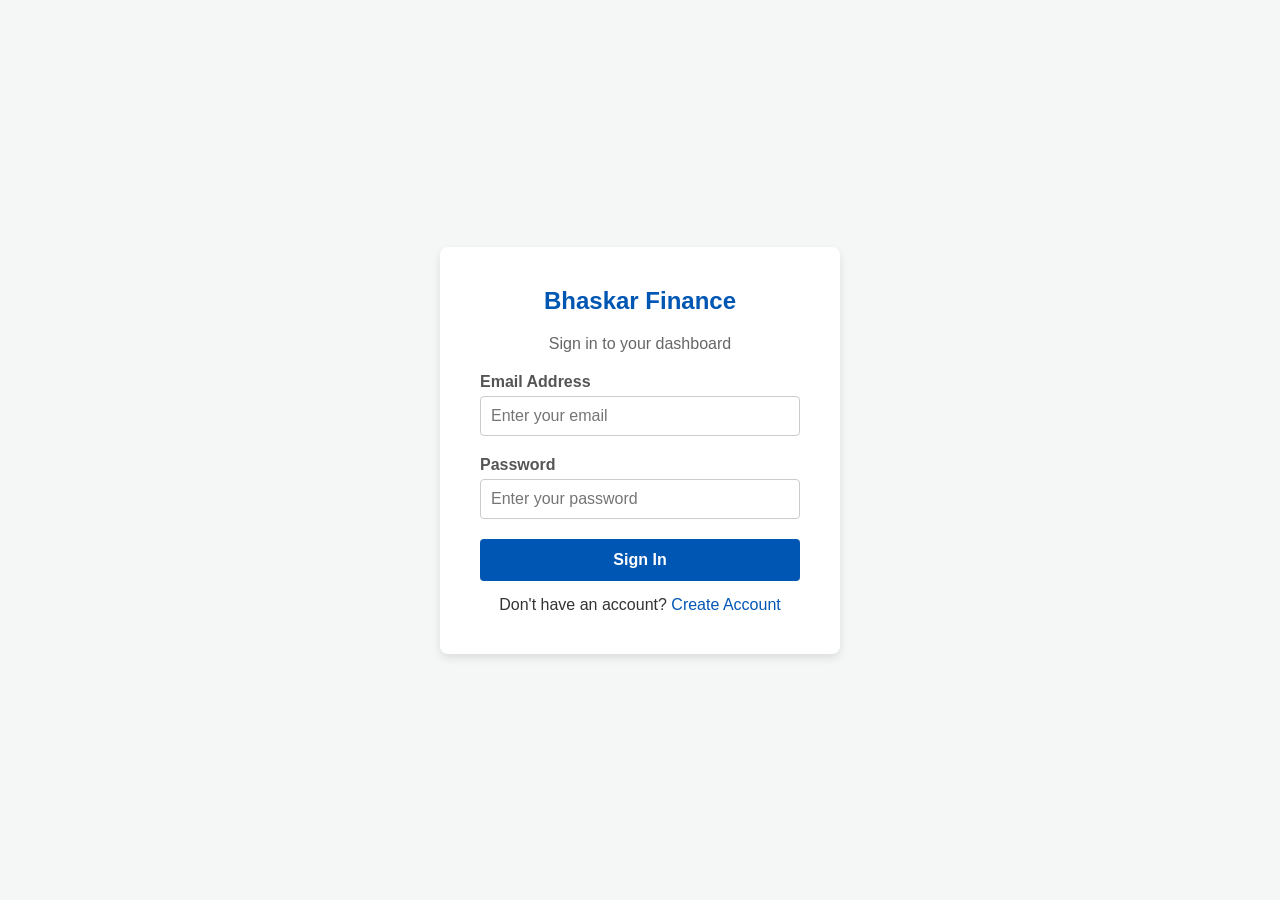
<file: index.html>
<!DOCTYPE html>
<html lang="en">
<head>
    <meta charset="UTF-8">
    <meta name="viewport" content="width=device-width, initial-scale=1.0">
    <title>Bhaskar Finance - Login</title>
    <link rel="stylesheet" href="styles.css">
</head>
<body>

    <div class="auth-container">
        <div class="auth-box">
            <div class="brand-logo">
                Bhaskar Finance
            </div>
            <p style="text-align: center; color: #666; margin-bottom: 20px;">Sign in to your dashboard</p>
            
            <form id="login-form">
                <div class="form-group">
                    <label for="login-email">Email Address</label>
                    <input type="email" id="login-email" placeholder="Enter your email" required autocomplete="email">
                    <div class="error-msg" id="email-error">Invalid Email</div>
                </div>
                
                <div class="form-group">
                    <label for="login-password">Password</label>
                    <input type="password" id="login-password" placeholder="Enter your password" required autocomplete="current-password">
                    <div class="error-msg" id="password-error">Password must be at least 6 characters</div>
                </div>
                
                <div class="success-msg" id="login-success">Login successful! Loading dashboard...</div>

                <button type="submit" class="btn-primary" id="login-btn">
                    Sign In
                </button>

                <div class="auth-nav-link">
                    Don't have an account? <a href="signup.html">Create Account</a>
                </div>
            </form>
        </div>
    </div>

    <script>
        // Simple Login Logic
        document.getElementById('login-form').addEventListener('submit', function(event) {
            // Prevent the page from refreshing on form submit
            event.preventDefault();
            
            // Get values from input fields
            let email = document.getElementById('login-email').value;
            let password = document.getElementById('login-password').value;
            
            let isValid = true;
            
            // Get saved credentials from local storage
            let savedEmail = localStorage.getItem('bhaskar_auth_email');
            let savedPassword = localStorage.getItem('bhaskar_auth_password');

            // Validation block
            if (!savedEmail || !savedPassword) {
                 // No account found in memory
                 let errorEl = document.getElementById('email-error');
                 errorEl.innerText = "No account found. Please sign up first.";
                 errorEl.classList.add('show');
                 isValid = false;
            } else if (email !== savedEmail || password !== savedPassword) {
                 // Credentials don't match
                 let errorEl = document.getElementById('email-error');
                 errorEl.innerText = "Incorrect email or password.";
                 errorEl.classList.add('show');
                 isValid = false;
            } else {
                 // Clear any previous errors
                 document.getElementById('email-error').classList.remove('show');
                 document.getElementById('password-error').classList.remove('show');
            }
            
            // If valid, log the user in
            if (isValid) {
                // Get the username (part before the @ symbol)
                let username = email.split('@')[0];
                
                // Save the currently logged in user
                localStorage.setItem('bhaskar_current_user', username);

                // Show success message
                document.getElementById('login-success').classList.add('show');
                
                // Change button text
                document.getElementById('login-btn').innerText = 'Loading...';
                
                // Redirect to dashboard page after 1 second
                setTimeout(function() {
                    window.location.href = 'dashboard.html';
                }, 1000);
            }
        });
    </script>
</body>
</html>
</file>
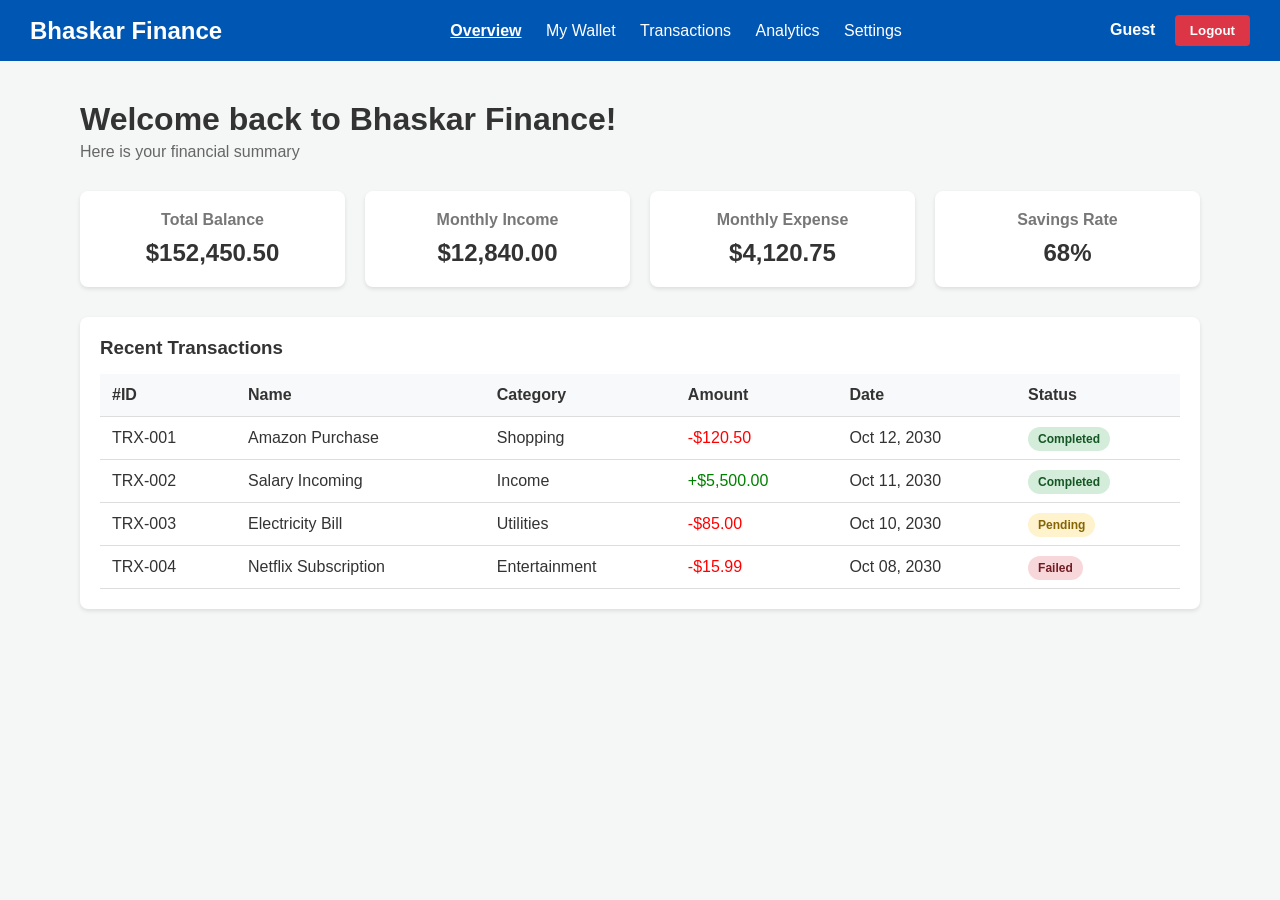
<file: dashboard.html>
<!DOCTYPE html>
<html lang="en">
<head>
    <meta charset="UTF-8">
    <meta name="viewport" content="width=device-width, initial-scale=1.0">
    <title>Bhaskar Finance - Dashboard</title>
    <link rel="stylesheet" href="styles.css">
</head>
<body>

    <!-- Top Navigation Bar -->
    <nav class="top-nav">
        <div class="brand-logo" style="color: white; margin: 0;">
            Bhaskar Finance
        </div>
        
        <div class="nav-links">
            <a data-target="overview" class="active">Overview</a>
            <a data-target="wallet">My Wallet</a>
            <a data-target="transactions">Transactions</a>
            <a data-target="analytics">Analytics</a>
            <a data-target="settings">Settings</a>
        </div>
        
        <div>
            <span style="font-weight: bold; margin-right: 15px;" id="username-display">User</span>
            <button class="btn-logout" id="logout-btn">Logout</button>
        </div>
    </nav>

    <!-- Main Content Area -->
    <main class="main-content">
        
        <!-- SECTION 1: Overview (Default Active) -->
        <div id="section-overview" class="content-section active">
            <div class="welcome-banner">
                <h1>Welcome back to Bhaskar Finance!</h1>
                <p style="color: #666; margin-top: 5px;">Here is your financial summary</p>
            </div>

            <!-- Stats grid -->
            <div class="stats-grid">
                <div class="stat-card">
                    <h4>Total Balance</h4>
                    <div class="value">$152,450.50</div>
                </div>
                <div class="stat-card">
                    <h4>Monthly Income</h4>
                    <div class="value">$12,840.00</div>
                </div>
                <div class="stat-card">
                    <h4>Monthly Expense</h4>
                    <div class="value">$4,120.75</div>
                </div>
                <div class="stat-card">
                    <h4>Savings Rate</h4>
                    <div class="value">68%</div>
                </div>
            </div>

            <!-- Transactions Table -->
            <div class="table-container">
                <h3>Recent Transactions</h3>
                <table>
                    <thead>
                        <tr>
                            <th>#ID</th>
                            <th>Name</th>
                            <th>Category</th>
                            <th>Amount</th>
                            <th>Date</th>
                            <th>Status</th>
                        </tr>
                    </thead>
                    <tbody>
                        <tr>
                            <td>TRX-001</td>
                            <td>Amazon Purchase</td>
                            <td>Shopping</td>
                            <td style="color: red;">-$120.50</td>
                            <td>Oct 12, 2030</td>
                            <td><span class="badge paid">Completed</span></td>
                        </tr>
                        <tr>
                            <td>TRX-002</td>
                            <td>Salary Incoming</td>
                            <td>Income</td>
                            <td style="color: green;">+$5,500.00</td>
                            <td>Oct 11, 2030</td>
                            <td><span class="badge paid">Completed</span></td>
                        </tr>
                        <tr>
                            <td>TRX-003</td>
                            <td>Electricity Bill</td>
                            <td>Utilities</td>
                            <td style="color: red;">-$85.00</td>
                            <td>Oct 10, 2030</td>
                            <td><span class="badge pending">Pending</span></td>
                        </tr>
                        <tr>
                            <td>TRX-004</td>
                            <td>Netflix Subscription</td>
                            <td>Entertainment</td>
                            <td style="color: red;">-$15.99</td>
                            <td>Oct 08, 2030</td>
                            <td><span class="badge failed">Failed</span></td>
                        </tr>
                    </tbody>
                </table>
            </div>
        </div>

        <!-- SECTION 2: Wallet -->
        <div id="section-wallet" class="content-section">
            <div class="section-placeholder">
                <h2>My Wallet</h2>
                <p>This section is under construction for the final project submission.</p>
            </div>
        </div>

        <!-- SECTION 3: Transactions -->
        <div id="section-transactions" class="content-section">
            <div class="section-placeholder">
                <h2>All Transactions History</h2>
                <p>This section is under construction for the final project submission.</p>
            </div>
        </div>

        <!-- SECTION 4: Analytics -->
        <div id="section-analytics" class="content-section">
            <div class="section-placeholder">
                <h2>Financial Analytics</h2>
                <p>This section is under construction for the final project submission.</p>
            </div>
        </div>

        <!-- SECTION 5: Settings -->
        <div id="section-settings" class="content-section">
            <div class="section-placeholder">
                <h2>Account Settings</h2>
                <p>This section is under construction for the final project submission.</p>
            </div>
        </div>

    </main>

    <!-- Scripts -->
    <script src="dashboard.js"></script>
</body>
</html>
</file>
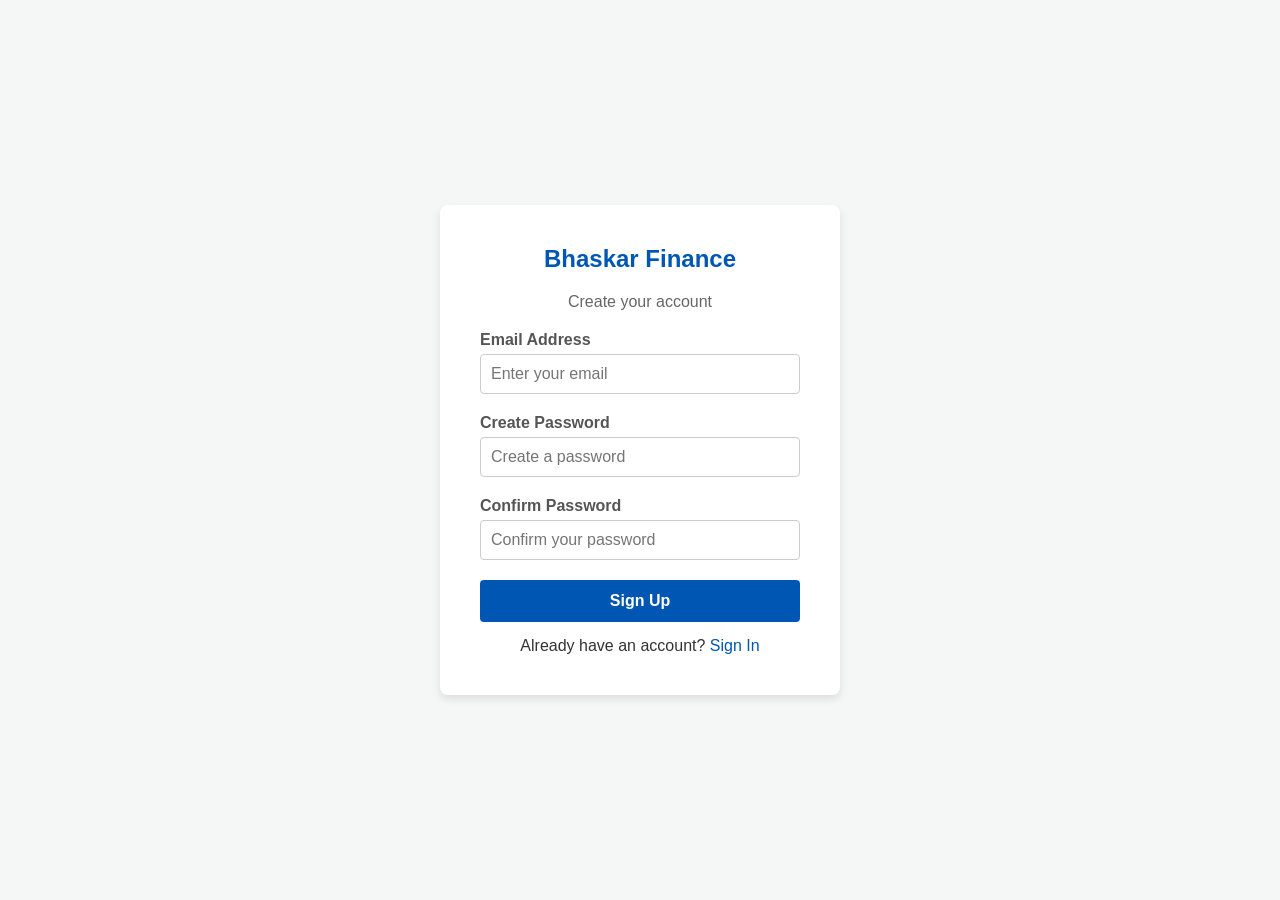
<file: signup.html>
<!DOCTYPE html>
<html lang="en">
<head>
    <meta charset="UTF-8">
    <meta name="viewport" content="width=device-width, initial-scale=1.0">
    <title>Bhaskar Finance - Sign Up</title>
    <link rel="stylesheet" href="styles.css">
</head>
<body>

    <div class="auth-container">
        <div class="auth-box">
            <div class="brand-logo">
                Bhaskar Finance
            </div>
            <p style="text-align: center; color: #666; margin-bottom: 20px;">Create your account</p>
            
            <form id="signup-form">
                <div class="form-group">
                    <label for="signup-email">Email Address</label>
                    <input type="email" id="signup-email" placeholder="Enter your email" required autocomplete="email">
                    <div class="error-msg" id="email-error">Please enter a valid email</div>
                </div>
                
                <div class="form-group">
                    <label for="signup-password">Create Password</label>
                    <input type="password" id="signup-password" placeholder="Create a password" required autocomplete="new-password">
                    <div class="error-msg" id="password-error">Password must be at least 6 characters</div>
                </div>

                <div class="form-group">
                    <label for="confirm-password">Confirm Password</label>
                    <input type="password" id="confirm-password" placeholder="Confirm your password" required autocomplete="new-password">
                    <div class="error-msg" id="confirm-error">Passwords do not match</div>
                </div>
                
                <div class="success-msg" id="signup-success">Account created successfully! Redirecting...</div>

                <button type="submit" class="btn-primary" id="signup-btn">
                    Sign Up
                </button>

                <div class="auth-nav-link">
                    Already have an account? <a href="index.html">Sign In</a>
                </div>
            </form>
        </div>
    </div>

    <script>
        // Simple Signup Logic
        document.getElementById('signup-form').addEventListener('submit', function(event) {
            // Prevent the page from refreshing on form submit
            event.preventDefault();
            
            // Get values from input fields
            let email = document.getElementById('signup-email').value;
            let password = document.getElementById('signup-password').value;
            let confirmPass = document.getElementById('confirm-password').value;
            
            let isValid = true;
            
            // Validate email
            if (email === '' || !email.includes('@')) {
                document.getElementById('email-error').classList.add('show');
                isValid = false;
            } else {
                document.getElementById('email-error').classList.remove('show');
            }
            
            // Validate password length
            if (password.length < 6) {
                document.getElementById('password-error').classList.add('show');
                isValid = false;
            } else {
                document.getElementById('password-error').classList.remove('show');
            }

            // Validate that passwords match
            if (password !== confirmPass) {
                document.getElementById('confirm-error').classList.add('show');
                isValid = false;
            } else {
                document.getElementById('confirm-error').classList.remove('show');
            }
            
            // If everything is valid, save to localStorage and redirect
            if (isValid) {
                // Save user details to browser memory
                localStorage.setItem('bhaskar_auth_email', email);
                localStorage.setItem('bhaskar_auth_password', password);

                // Show success message
                document.getElementById('signup-success').classList.add('show');
                
                // Change button text
                document.getElementById('signup-btn').innerText = 'Creating...';
                
                // Redirect to login page after 1.5 seconds
                setTimeout(function() {
                    window.location.href = 'index.html';
                }, 1500);
            }
        });
    </script>
</body>
</html>
</file>
<file: styles.css>
/* Basic CSS Reset */
* {
    margin: 0;
    padding: 0;
    box-sizing: border-box;
    font-family: Arial, sans-serif;
}

body {
    background-color: #f4f7f6;
    color: #333;
    display: flex;
    flex-direction: column;
    min-height: 100vh;
}

/* Authentication Layouts (Login/Signup) */
.auth-container {
    display: flex;
    justify-content: center;
    align-items: center;
    min-height: 100vh;
    padding: 20px;
}

.auth-box {
    background-color: white;
    padding: 40px;
    border-radius: 8px;
    box-shadow: 0 4px 8px rgba(0,0,0,0.1);
    width: 100%;
    max-width: 400px;
}

.brand-logo {
    text-align: center;
    font-size: 24px;
    font-weight: bold;
    color: #0056b3;
    margin-bottom: 20px;
}

.form-group {
    margin-bottom: 20px;
}

.form-group label {
    display: block;
    margin-bottom: 5px;
    font-weight: bold;
    color: #555;
}

.form-group input {
    width: 100%;
    padding: 10px;
    border: 1px solid #ccc;
    border-radius: 4px;
    font-size: 16px;
}

.form-group input:focus {
    border-color: #0056b3;
    outline: none;
}

.btn-primary {
    width: 100%;
    padding: 12px;
    background-color: #0056b3;
    color: white;
    border: none;
    border-radius: 4px;
    font-size: 16px;
    cursor: pointer;
    font-weight: bold;
}

.btn-primary:hover {
    background-color: #004494;
}

.auth-nav-link {
    margin-top: 15px;
    text-align: center;
}

.auth-nav-link a {
    color: #0056b3;
    text-decoration: none;
}

.error-msg {
    color: red;
    font-size: 14px;
    margin-top: 5px;
    display: none;
}

.error-msg.show {
    display: block;
}

.success-msg {
    color: green;
    font-size: 14px;
    margin-top: 5px;
    display: none;
    text-align: center;
    font-weight: bold;
}

.success-msg.show {
    display: block;
}

/* Dashboard Layout */
.top-nav {
    background-color: #0056b3;
    color: white;
    padding: 15px 30px;
    display: flex;
    justify-content: space-between;
    align-items: center;
}

.top-nav .nav-links a {
    color: white;
    margin-left: 20px;
    text-decoration: none;
    cursor: pointer;
}

.top-nav .nav-links a.active, .top-nav .nav-links a:hover {
    text-decoration: underline;
    font-weight: bold;
}

.btn-logout {
    background-color: #dc3545;
    color: white;
    border: none;
    padding: 8px 15px;
    border-radius: 4px;
    cursor: pointer;
    font-weight: bold;
}

.btn-logout:hover {
    background-color: #c82333;
}

.main-content {
    padding: 40px;
    flex: 1;
    max-width: 1200px;
    margin: 0 auto;
    width: 100%;
}

/* Content Sections */
.content-section {
    display: none;
}

.content-section.active {
    display: block;
}

.welcome-banner {
    margin-bottom: 30px;
}

.stats-grid {
    display: flex;
    gap: 20px;
    margin-bottom: 30px;
}

.stat-card {
    background-color: white;
    padding: 20px;
    border-radius: 8px;
    box-shadow: 0 2px 4px rgba(0,0,0,0.1);
    flex: 1;
    text-align: center;
}

.stat-card h4 {
    color: #777;
    margin-bottom: 10px;
}

.stat-card .value {
    font-size: 24px;
    font-weight: bold;
    color: #333;
}

/* Transactions Table */
.table-container {
    background-color: white;
    padding: 20px;
    border-radius: 8px;
    box-shadow: 0 2px 4px rgba(0,0,0,0.1);
}

table {
    width: 100%;
    border-collapse: collapse;
    margin-top: 15px;
}

th, td {
    padding: 12px;
    text-align: left;
    border-bottom: 1px solid #ddd;
}

th {
    background-color: #f8f9fa;
    color: #333;
}

.badge {
    padding: 5px 10px;
    border-radius: 12px;
    font-size: 12px;
    font-weight: bold;
}

.badge.paid {
    background-color: #d4edda;
    color: #155724;
}

.badge.pending {
    background-color: #fff3cd;
    color: #856404;
}

.badge.failed {
    background-color: #f8d7da;
    color: #721c24;
}

/* Placeholder basic sections */
.section-placeholder {
    background-color: white;
    padding: 40px;
    text-align: center;
    border-radius: 8px;
    border: 1px solid #ccc;
}
</file>
